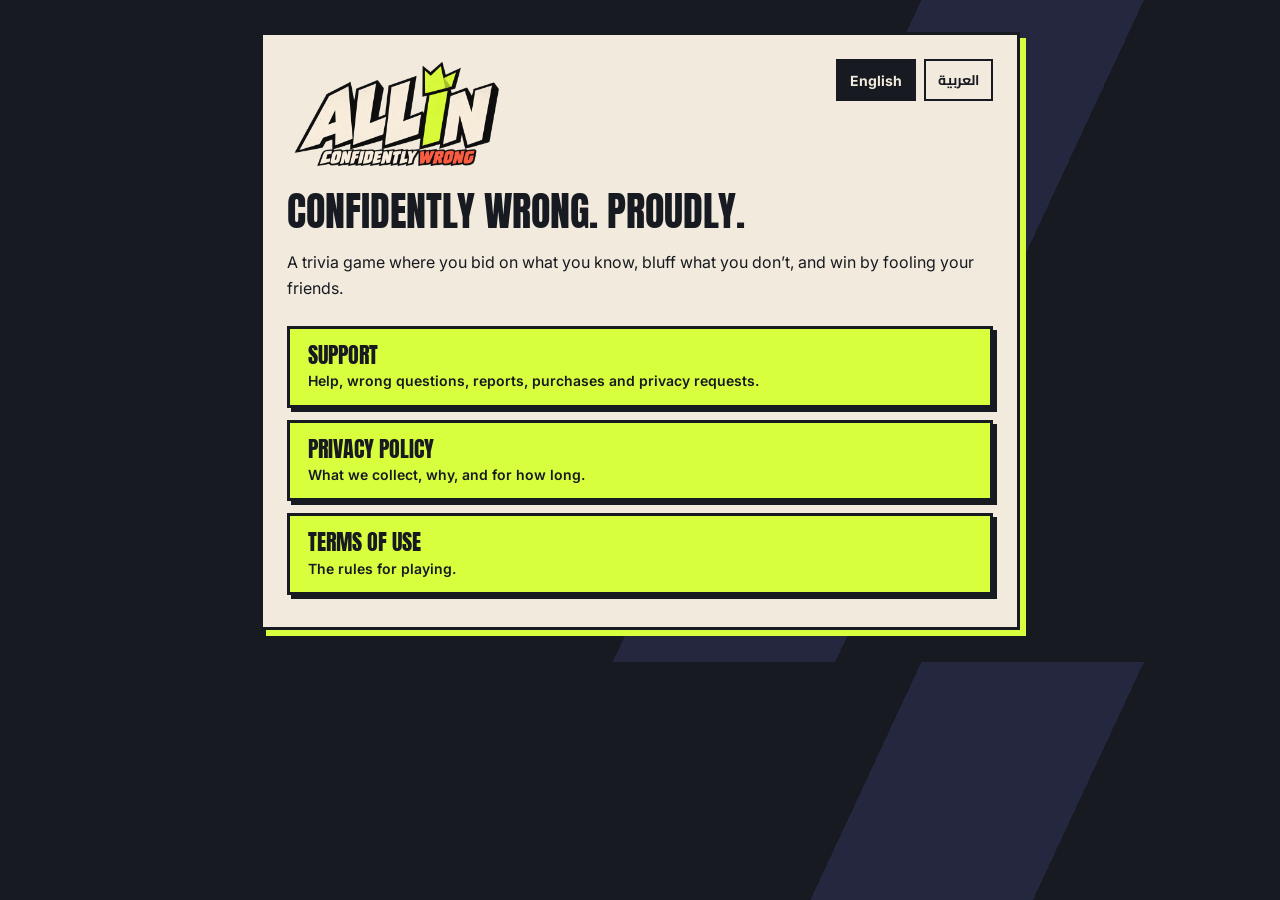
<file: all-in/index.html>
<!doctype html>
<html lang="en" dir="ltr">
<head>
<meta charset="utf-8">
<meta name="viewport" content="width=device-width, initial-scale=1">
<title>ALL IN: Confidently Wrong</title>
<meta name="description" content="Privacy policy, terms of use and support for ALL IN: Confidently Wrong.">
<link rel="icon" href="favicon.png">
<link rel="preconnect" href="https://fonts.googleapis.com">
<link rel="preconnect" href="https://fonts.gstatic.com" crossorigin>
<link href="https://fonts.googleapis.com/css2?family=Anton&family=Cairo:wght@400;700;800&family=Inter:wght@400;600;700&display=swap" rel="stylesheet">
<link rel="stylesheet" href="legal.css">
</head>
<body>
<main class="card">
  <div class="top">
    <img class="logo" src="logo.png" alt="ALL IN: Confidently Wrong" width="360" height="180">
    <div class="switch" role="group" aria-label="Language / اللغة">
      <button type="button" data-lang="en" aria-pressed="true">English</button>
      <button type="button" data-lang="ar" aria-pressed="false">العربية</button>
    </div>
  </div>

<article lang="en" dir="ltr">
  <h1>Confidently wrong. Proudly.</h1>
  <p>A trivia game where you bid on what you know, bluff what you don’t, and win by fooling your friends.</p>
  <div class="links">
    <a href="support/">Support<span>Help, wrong questions, reports, purchases and privacy requests.</span></a>
    <a href="privacy/">Privacy Policy<span>What we collect, why, and for how long.</span></a>
    <a href="terms/">Terms of Use<span>The rules for playing.</span></a>
  </div>
</article>

<article lang="ar" dir="rtl">
  <h1>واثق وغلطان. وبكل فخر.</h1>
  <p>لعبة معلومات تراهن فيها على ما تعرفه، وتخدع بما لا تعرفه، وتفوز حين تخدع أصدقاءك.</p>
  <div class="links">
    <a href="support/?lang=ar">الدعم<span>المساعدة، والأسئلة الخاطئة، والبلاغات، والمشتريات، وطلبات الخصوصية.</span></a>
    <a href="privacy/?lang=ar">سياسة الخصوصية<span>ما نجمعه، ولماذا، وإلى متى.</span></a>
    <a href="terms/?lang=ar">شروط الاستخدام<span>قواعد اللعب.</span></a>
  </div>
</article>
</main>
<script src="legal.js"></script>
</body>
</html>
</file>
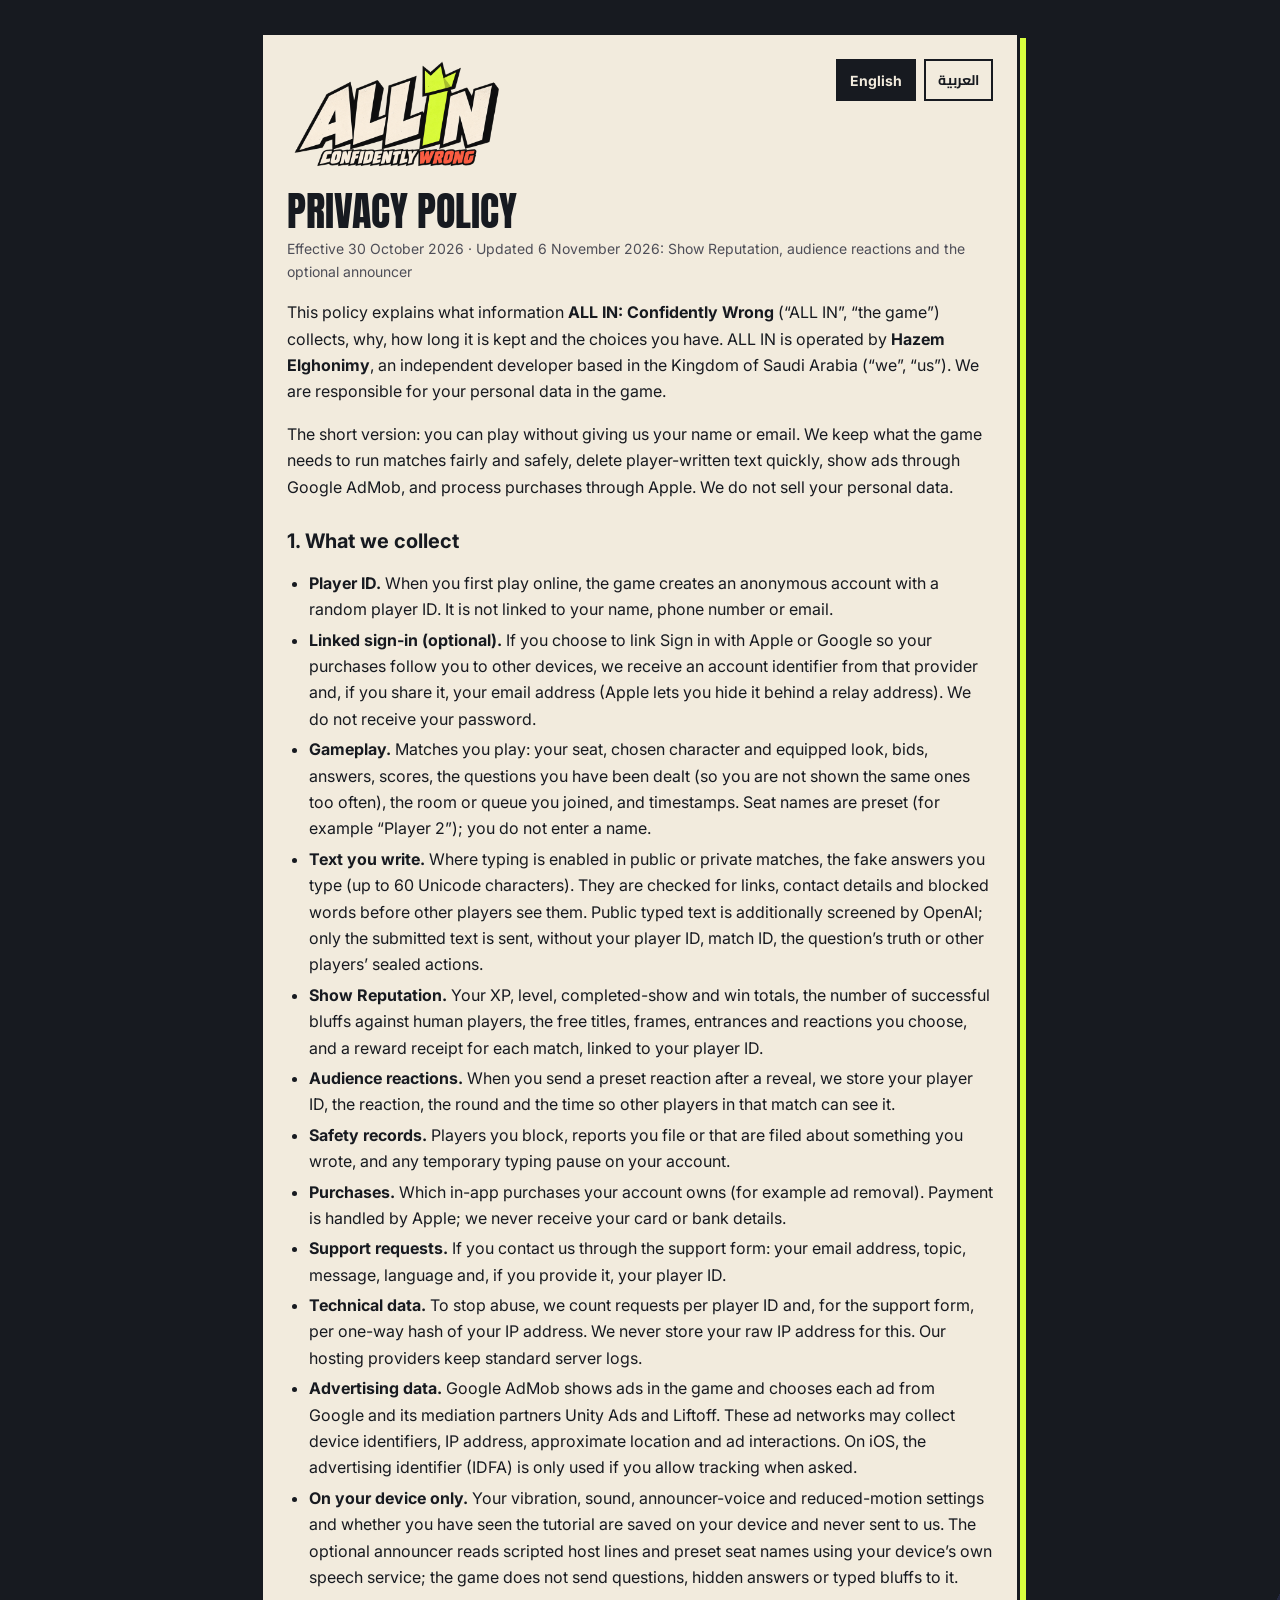
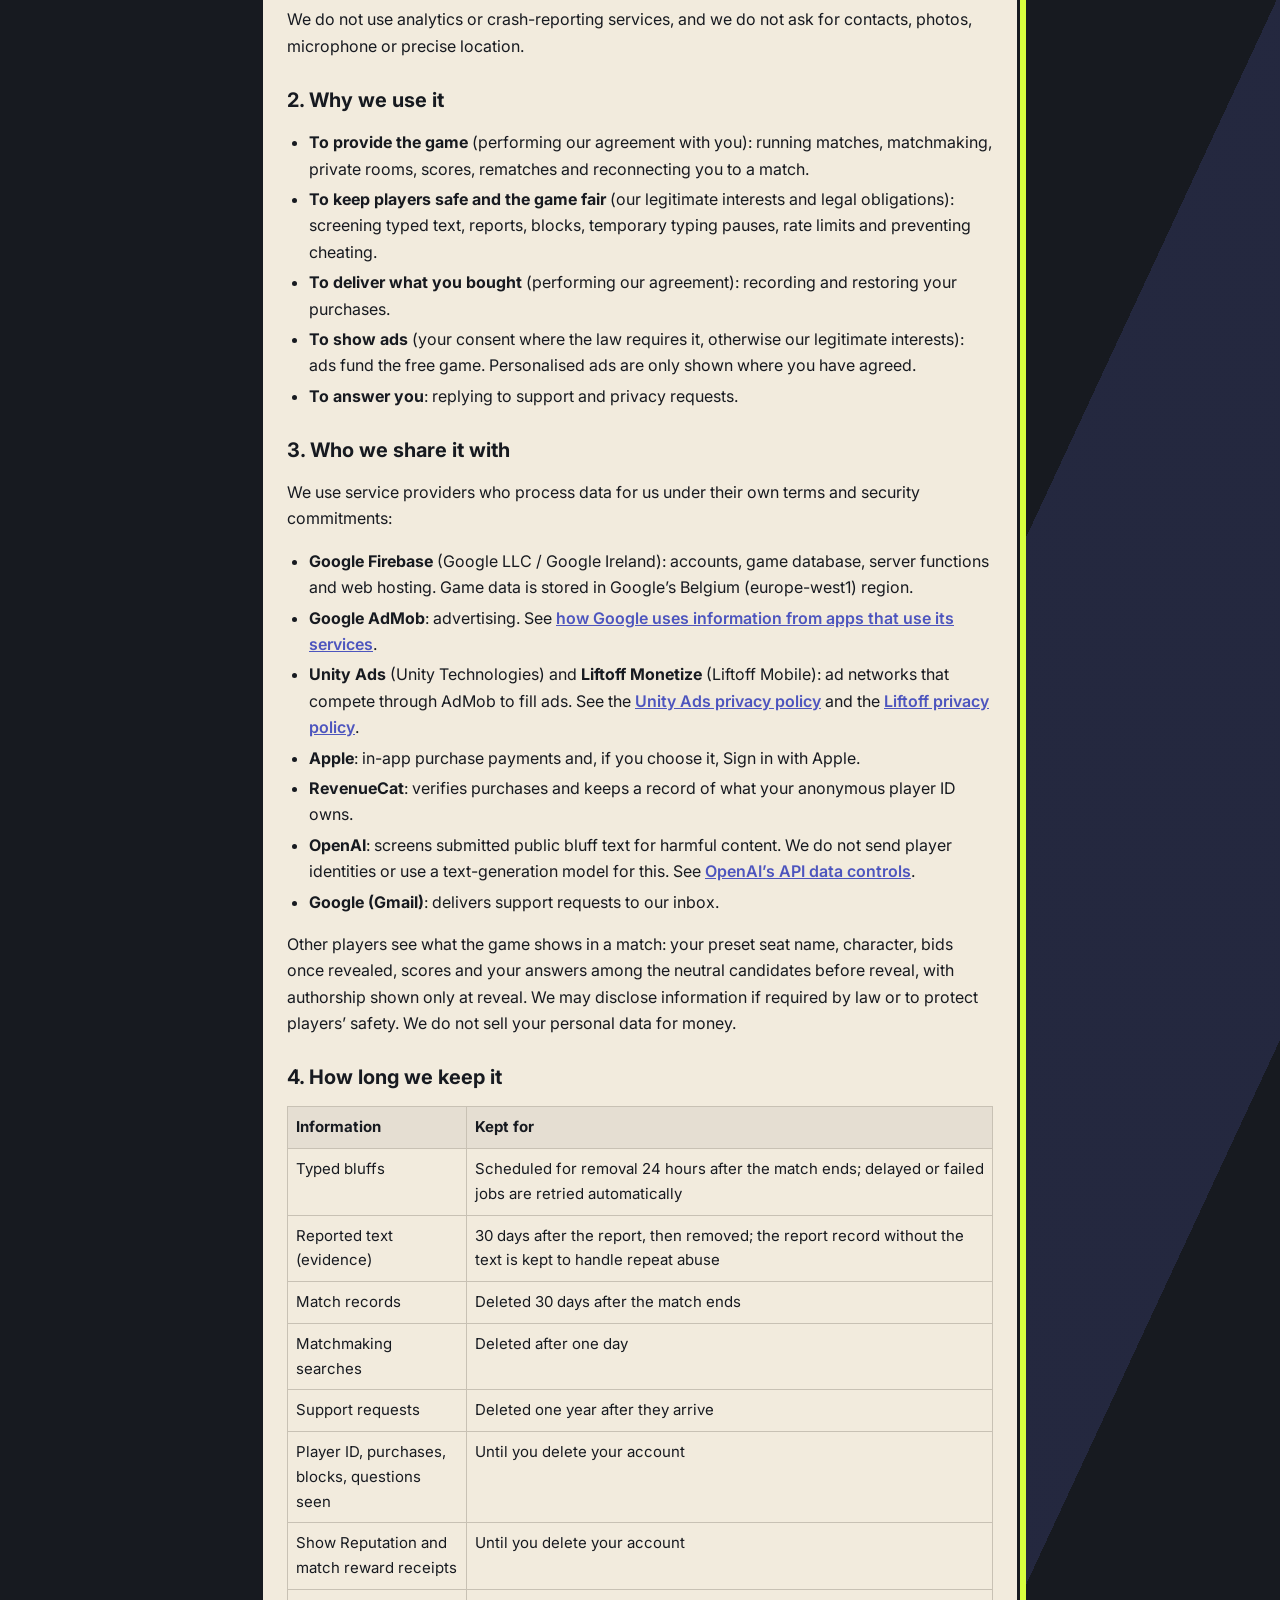
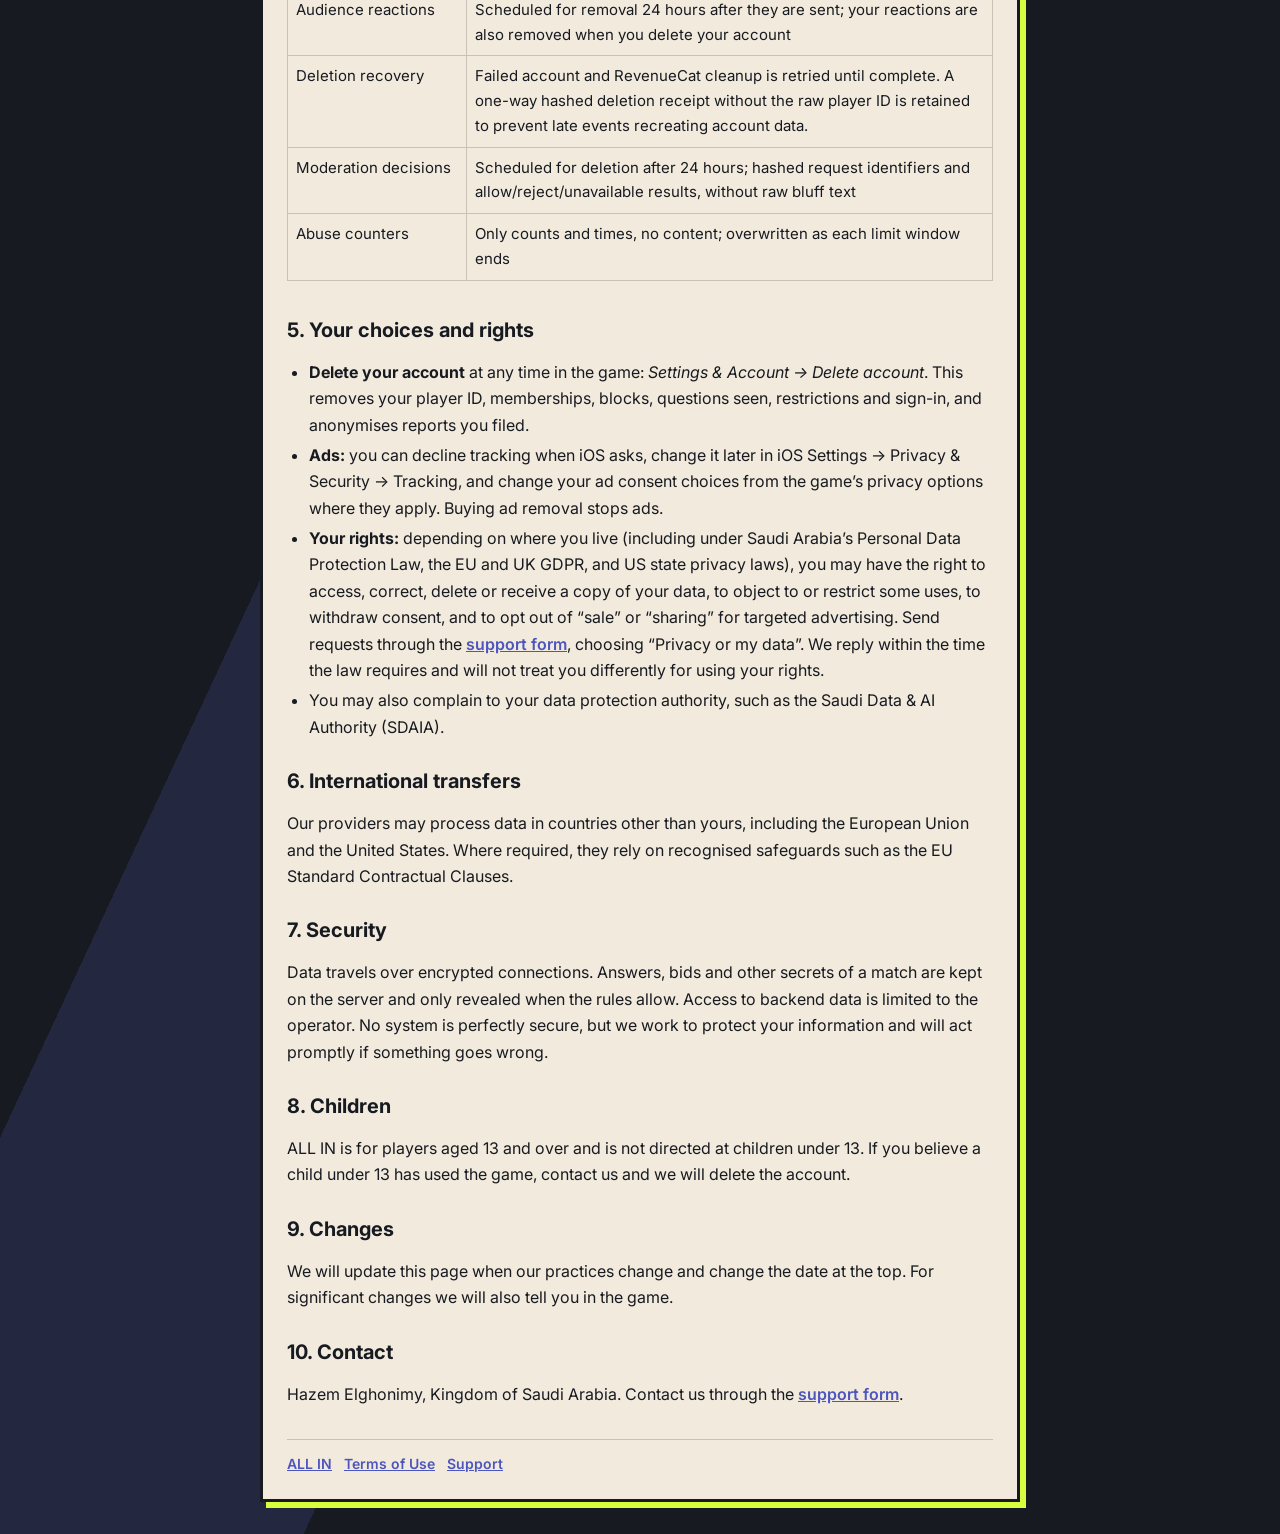
<file: all-in/privacy/index.html>
<!doctype html>
<html lang="en" dir="ltr">
<head>
<meta charset="utf-8">
<meta name="viewport" content="width=device-width, initial-scale=1">
<title>ALL IN Privacy Policy</title>
<meta name="description" content="How ALL IN: Confidently Wrong collects, uses and protects your information.">
<link rel="icon" href="../favicon.png">
<link rel="preconnect" href="https://fonts.googleapis.com">
<link rel="preconnect" href="https://fonts.gstatic.com" crossorigin>
<link href="https://fonts.googleapis.com/css2?family=Anton&family=Cairo:wght@400;700;800&family=Inter:wght@400;600;700&display=swap" rel="stylesheet">
<link rel="stylesheet" href="../legal.css">
</head>
<body>
<main class="card">
  <div class="top">
    <a href="../"><img class="logo" src="../logo.png" alt="ALL IN: Confidently Wrong" width="360" height="180"></a>
    <div class="switch" role="group" aria-label="Language / اللغة">
      <button type="button" data-lang="en" aria-pressed="true">English</button>
      <button type="button" data-lang="ar" aria-pressed="false">العربية</button>
    </div>
  </div>

<article lang="en" dir="ltr">
  <h1>Privacy Policy</h1>
  <p class="meta">Effective 30 October 2026 · Updated 6 November 2026: Show Reputation, audience reactions and the optional announcer</p>

  <p>This policy explains what information <strong>ALL IN: Confidently Wrong</strong> (“ALL IN”, “the game”) collects, why, how long it is kept and the choices you have. ALL IN is operated by <strong>Hazem Elghonimy</strong>, an independent developer based in the Kingdom of Saudi Arabia (“we”, “us”). We are responsible for your personal data in the game.</p>
  <p>The short version: you can play without giving us your name or email. We keep what the game needs to run matches fairly and safely, delete player-written text quickly, show ads through Google AdMob, and process purchases through Apple. We do not sell your personal data.</p>

  <h2>1. What we collect</h2>
  <ul>
    <li><strong>Player ID.</strong> When you first play online, the game creates an anonymous account with a random player ID. It is not linked to your name, phone number or email.</li>
    <li><strong>Linked sign-in (optional).</strong> If you choose to link Sign in with Apple or Google so your purchases follow you to other devices, we receive an account identifier from that provider and, if you share it, your email address (Apple lets you hide it behind a relay address). We do not receive your password.</li>
    <li><strong>Gameplay.</strong> Matches you play: your seat, chosen character and equipped look, bids, answers, scores, the questions you have been dealt (so you are not shown the same ones too often), the room or queue you joined, and timestamps. Seat names are preset (for example “Player 2”); you do not enter a name.</li>
    <li><strong>Text you write.</strong> Where typing is enabled in public or private matches, the fake answers you type (up to 60 Unicode characters). They are checked for links, contact details and blocked words before other players see them. Public typed text is additionally screened by OpenAI; only the submitted text is sent, without your player ID, match ID, the question’s truth or other players’ sealed actions.</li>
    <li><strong>Show Reputation.</strong> Your XP, level, completed-show and win totals, the number of successful bluffs against human players, the free titles, frames, entrances and reactions you choose, and a reward receipt for each match, linked to your player ID.</li>
    <li><strong>Audience reactions.</strong> When you send a preset reaction after a reveal, we store your player ID, the reaction, the round and the time so other players in that match can see it.</li>
    <li><strong>Safety records.</strong> Players you block, reports you file or that are filed about something you wrote, and any temporary typing pause on your account.</li>
    <li><strong>Purchases.</strong> Which in-app purchases your account owns (for example ad removal). Payment is handled by Apple; we never receive your card or bank details.</li>
    <li><strong>Support requests.</strong> If you contact us through the support form: your email address, topic, message, language and, if you provide it, your player ID.</li>
    <li><strong>Technical data.</strong> To stop abuse, we count requests per player ID and, for the support form, per one-way hash of your IP address. We never store your raw IP address for this. Our hosting providers keep standard server logs.</li>
    <li><strong>Advertising data.</strong> Google AdMob shows ads in the game and chooses each ad from Google and its mediation partners Unity Ads and Liftoff. These ad networks may collect device identifiers, IP address, approximate location and ad interactions. On iOS, the advertising identifier (IDFA) is only used if you allow tracking when asked.</li>
    <li><strong>On your device only.</strong> Your vibration, sound, announcer-voice and reduced-motion settings and whether you have seen the tutorial are saved on your device and never sent to us. The optional announcer reads scripted host lines and preset seat names using your device’s own speech service; the game does not send questions, hidden answers or typed bluffs to it.</li>
  </ul>
  <p>We do not use analytics or crash-reporting services, and we do not ask for contacts, photos, microphone or precise location.</p>

  <h2>2. Why we use it</h2>
  <ul>
    <li><strong>To provide the game</strong> (performing our agreement with you): running matches, matchmaking, private rooms, scores, rematches and reconnecting you to a match.</li>
    <li><strong>To keep players safe and the game fair</strong> (our legitimate interests and legal obligations): screening typed text, reports, blocks, temporary typing pauses, rate limits and preventing cheating.</li>
    <li><strong>To deliver what you bought</strong> (performing our agreement): recording and restoring your purchases.</li>
    <li><strong>To show ads</strong> (your consent where the law requires it, otherwise our legitimate interests): ads fund the free game. Personalised ads are only shown where you have agreed.</li>
    <li><strong>To answer you</strong>: replying to support and privacy requests.</li>
  </ul>

  <h2>3. Who we share it with</h2>
  <p>We use service providers who process data for us under their own terms and security commitments:</p>
  <ul>
    <li><strong>Google Firebase</strong> (Google LLC / Google Ireland): accounts, game database, server functions and web hosting. Game data is stored in Google’s Belgium (europe-west1) region.</li>
    <li><strong>Google AdMob</strong>: advertising. See <a href="https://policies.google.com/technologies/partner-sites" rel="noopener">how Google uses information from apps that use its services</a>.</li>
    <li><strong>Unity Ads</strong> (Unity Technologies) and <strong>Liftoff Monetize</strong> (Liftoff Mobile): ad networks that compete through AdMob to fill ads. See the <a href="https://unity.com/legal/game-player-and-app-user-privacy-policy" rel="noopener">Unity Ads privacy policy</a> and the <a href="https://liftoff.io/privacy-policy/" rel="noopener">Liftoff privacy policy</a>.</li>
    <li><strong>Apple</strong>: in-app purchase payments and, if you choose it, Sign in with Apple.</li>
    <li><strong>RevenueCat</strong>: verifies purchases and keeps a record of what your anonymous player ID owns.</li>
    <li><strong>OpenAI</strong>: screens submitted public bluff text for harmful content. We do not send player identities or use a text-generation model for this. See <a href="https://developers.openai.com/api/docs/guides/your-data" rel="noopener">OpenAI’s API data controls</a>.</li>
    <li><strong>Google (Gmail)</strong>: delivers support requests to our inbox.</li>
  </ul>
  <p>Other players see what the game shows in a match: your preset seat name, character, bids once revealed, scores and your answers among the neutral candidates before reveal, with authorship shown only at reveal. We may disclose information if required by law or to protect players’ safety. We do not sell your personal data for money.</p>

  <h2>4. How long we keep it</h2>
  <div class="table"><table>
    <tr><th>Information</th><th>Kept for</th></tr>
    <tr><td>Typed bluffs</td><td>Scheduled for removal 24 hours after the match ends; delayed or failed jobs are retried automatically</td></tr>
    <tr><td>Reported text (evidence)</td><td>30 days after the report, then removed; the report record without the text is kept to handle repeat abuse</td></tr>
    <tr><td>Match records</td><td>Deleted 30 days after the match ends</td></tr>
    <tr><td>Matchmaking searches</td><td>Deleted after one day</td></tr>
    <tr><td>Support requests</td><td>Deleted one year after they arrive</td></tr>
    <tr><td>Player ID, purchases, blocks, questions seen</td><td>Until you delete your account</td></tr>
    <tr><td>Show Reputation and match reward receipts</td><td>Until you delete your account</td></tr>
    <tr><td>Audience reactions</td><td>Scheduled for removal 24 hours after they are sent; your reactions are also removed when you delete your account</td></tr>
    <tr><td>Deletion recovery</td><td>Failed account and RevenueCat cleanup is retried until complete. A one-way hashed deletion receipt without the raw player ID is retained to prevent late events recreating account data.</td></tr>
    <tr><td>Moderation decisions</td><td>Scheduled for deletion after 24 hours; hashed request identifiers and allow/reject/unavailable results, without raw bluff text</td></tr>
    <tr><td>Abuse counters</td><td>Only counts and times, no content; overwritten as each limit window ends</td></tr>
  </table></div>

  <h2>5. Your choices and rights</h2>
  <ul>
    <li><strong>Delete your account</strong> at any time in the game: <em>Settings &amp; Account → Delete account</em>. This removes your player ID, memberships, blocks, questions seen, restrictions and sign-in, and anonymises reports you filed.</li>
    <li><strong>Ads:</strong> you can decline tracking when iOS asks, change it later in iOS Settings → Privacy &amp; Security → Tracking, and change your ad consent choices from the game’s privacy options where they apply. Buying ad removal stops ads.</li>
    <li><strong>Your rights:</strong> depending on where you live (including under Saudi Arabia’s Personal Data Protection Law, the EU and UK GDPR, and US state privacy laws), you may have the right to access, correct, delete or receive a copy of your data, to object to or restrict some uses, to withdraw consent, and to opt out of “sale” or “sharing” for targeted advertising. Send requests through the <a href="../support/">support form</a>, choosing “Privacy or my data”. We reply within the time the law requires and will not treat you differently for using your rights.</li>
    <li>You may also complain to your data protection authority, such as the Saudi Data &amp; AI Authority (SDAIA).</li>
  </ul>

  <h2>6. International transfers</h2>
  <p>Our providers may process data in countries other than yours, including the European Union and the United States. Where required, they rely on recognised safeguards such as the EU Standard Contractual Clauses.</p>

  <h2>7. Security</h2>
  <p>Data travels over encrypted connections. Answers, bids and other secrets of a match are kept on the server and only revealed when the rules allow. Access to backend data is limited to the operator. No system is perfectly secure, but we work to protect your information and will act promptly if something goes wrong.</p>

  <h2>8. Children</h2>
  <p>ALL IN is for players aged 13 and over and is not directed at children under 13. If you believe a child under 13 has used the game, contact us and we will delete the account.</p>

  <h2>9. Changes</h2>
  <p>We will update this page when our practices change and change the date at the top. For significant changes we will also tell you in the game.</p>

  <h2>10. Contact</h2>
  <p>Hazem Elghonimy, Kingdom of Saudi Arabia. Contact us through the <a href="../support/">support form</a>.</p>

  <footer><a href="../">ALL IN</a><a href="../terms/">Terms of Use</a><a href="../support/">Support</a></footer>
</article>

<article lang="ar" dir="rtl">
  <h1>سياسة الخصوصية</h1>
  <p class="meta">تاريخ السريان: 30 أكتوبر 2026 · تحديث 6 نوفمبر 2026: سمعة الاستوديو وتفاعلات الجمهور والمقدّم الاختياري</p>

  <p>توضح هذه السياسة المعلومات التي تجمعها لعبة <strong>ALL IN: Confidently Wrong</strong> («ALL IN» أو «اللعبة»)، وسبب جمعها، ومدة الاحتفاظ بها، والخيارات المتاحة لك. يشغّل اللعبة <strong>حازم الغنيمي</strong>، مطوّر مستقل مقيم في المملكة العربية السعودية («نحن»)، وهو المسؤول عن بياناتك الشخصية في اللعبة.</p>
  <p>باختصار: يمكنك اللعب دون أن تعطينا اسمك أو بريدك الإلكتروني. نحتفظ بما تحتاجه اللعبة لإدارة المباريات بعدل وأمان، ونحذف النصوص التي يكتبها اللاعبون بسرعة، ونعرض الإعلانات عبر Google AdMob، وتتم المشتريات عبر Apple. لا نبيع بياناتك الشخصية.</p>

  <h2>1. ما الذي نجمعه</h2>
  <ul>
    <li><strong>معرّف اللاعب.</strong> عند أول لعب عبر الإنترنت تنشئ اللعبة حسابًا مجهول الهوية بمعرّف عشوائي، غير مرتبط باسمك أو رقم هاتفك أو بريدك الإلكتروني.</li>
    <li><strong>ربط تسجيل الدخول (اختياري).</strong> إذا اخترت ربط حسابك بـ Apple أو Google لتنتقل مشترياتك معك إلى أجهزة أخرى، نتلقى معرّف الحساب من تلك الجهة، وبريدك الإلكتروني إن اخترت مشاركته (تتيح Apple إخفاءه خلف عنوان وسيط). لا نتلقى كلمة مرورك.</li>
    <li><strong>بيانات اللعب.</strong> المباريات التي تلعبها: مقعدك، والشخصية التي اخترتها وإطلالتها المفعّلة، ومراهناتك، وإجاباتك، ونقاطك، والأسئلة التي ظهرت لك (حتى لا تتكرر عليك كثيرًا)، والغرفة أو قائمة الانتظار التي انضممت إليها، والأوقات. أسماء المقاعد محددة مسبقًا (مثل «اللاعب 2») ولا تُدخل اسمًا.</li>
    <li><strong>النصوص التي تكتبها.</strong> عند تفعيل الكتابة في المباريات العامة أو الخاصة: الإجابات المزيفة التي تكتبها (حتى 60 حرف Unicode). تُفحص بحثًا عن الروابط وبيانات التواصل والكلمات المحظورة قبل عرضها. يُفحص التمويه العام أيضًا عبر OpenAI؛ ولا يُرسل إلا النص المقدم دون معرّف اللاعب أو المباراة أو حقيقة السؤال أو إجراءات اللاعبين السرية.</li>
    <li><strong>سمعة الاستوديو.</strong> نقاط XP والمستوى وعدد الحلقات المكتملة والانتصارات، وعدد التمويهات التي خدعت لاعبين حقيقيين، والألقاب والإطارات والدخلات والتفاعلات المجانية التي تختارها، وإيصال مكافأة لكل مباراة، مرتبطة بمعرّف اللاعب.</li>
    <li><strong>تفاعلات الجمهور.</strong> عند إرسال تفاعل جاهز بعد الكشف نحفظ معرّف اللاعب والتفاعل والجولة والوقت ليراه اللاعبون الآخرون في تلك المباراة.</li>
    <li><strong>سجلات الأمان.</strong> اللاعبون الذين تحظرهم، والبلاغات التي تقدّمها أو التي تُقدَّم بشأن ما كتبته، وأي إيقاف مؤقت للكتابة في حسابك.</li>
    <li><strong>المشتريات.</strong> ما يملكه حسابك من مشتريات داخل اللعبة (مثل إزالة الإعلانات). تتولى Apple الدفع، ولا نتلقى أبدًا بيانات بطاقتك أو حسابك البنكي.</li>
    <li><strong>طلبات الدعم.</strong> إذا تواصلت معنا عبر نموذج الدعم: بريدك الإلكتروني، والموضوع، والرسالة، واللغة، ومعرّف اللاعب إن قدّمته.</li>
    <li><strong>بيانات تقنية.</strong> لمنع إساءة الاستخدام نعدّ الطلبات لكل معرّف لاعب، ولنموذج الدعم لكل بصمة أحادية الاتجاه (hash) لعنوان IP الخاص بك. لا نخزّن عنوان IP نفسه لهذا الغرض. ويحتفظ مزوّدو الاستضافة بسجلات خوادم اعتيادية.</li>
    <li><strong>بيانات الإعلانات.</strong> تعرض Google AdMob الإعلانات في اللعبة وتختار كل إعلان من Google ومن شريكيها في الوساطة Unity Ads وLiftoff. قد تجمع هذه الشبكات الإعلانية معرّفات الجهاز وعنوان IP والموقع التقريبي والتفاعل مع الإعلانات. على iOS لا يُستخدم معرّف الإعلانات (IDFA) إلا إذا سمحت بالتتبع عند سؤالك.</li>
    <li><strong>على جهازك فقط.</strong> إعدادات الاهتزاز والصوت وصوت المقدّم وتقليل الحركة، وما إذا كنت قد شاهدت الشرح التعليمي، تُحفظ على جهازك ولا تُرسل إلينا. يقرأ المقدّم الاختياري عبارات مكتوبة مسبقًا وأسماء المقاعد المحددة مسبقًا باستخدام خدمة النطق في جهازك؛ ولا ترسل اللعبة إليها الأسئلة أو الإجابات السرية أو التمويهات المكتوبة.</li>
  </ul>
  <p>لا نستخدم خدمات التحليلات أو تقارير الأعطال، ولا نطلب الوصول إلى جهات الاتصال أو الصور أو الميكروفون أو موقعك الدقيق.</p>

  <h2>2. لماذا نستخدمها</h2>
  <ul>
    <li><strong>لتقديم اللعبة</strong> (تنفيذ اتفاقنا معك): إدارة المباريات، والبحث عن لاعبين، والغرف الخاصة، والنقاط، وإعادة المباراة، وإعادة اتصالك بمباراة.</li>
    <li><strong>لحماية اللاعبين وضمان العدل</strong> (مصلحتنا المشروعة والتزاماتنا النظامية): فحص النصوص المكتوبة، والبلاغات، والحظر، والإيقاف المؤقت للكتابة، وحدود الاستخدام، ومنع الغش.</li>
    <li><strong>لتسليم ما اشتريته</strong> (تنفيذ اتفاقنا): تسجيل مشترياتك واستعادتها.</li>
    <li><strong>لعرض الإعلانات</strong> (موافقتك حيث يشترطها النظام، وإلا فمصلحتنا المشروعة): الإعلانات تموّل اللعبة المجانية، ولا تُعرض الإعلانات المخصصة إلا حيث وافقت.</li>
    <li><strong>للرد عليك</strong>: الرد على طلبات الدعم والخصوصية.</li>
  </ul>

  <h2>3. مع من نشاركها</h2>
  <p>نستعين بمزوّدي خدمات يعالجون البيانات لصالحنا وفق شروطهم والتزاماتهم الأمنية:</p>
  <ul>
    <li><strong>Google Firebase</strong> (Google LLC / Google Ireland): الحسابات، وقاعدة بيانات اللعبة، ووظائف الخادم، واستضافة الويب. تُخزَّن بيانات اللعبة في منطقة Google في بلجيكا (europe-west1).</li>
    <li><strong>Google AdMob</strong>: الإعلانات. اطّلع على <a href="https://policies.google.com/technologies/partner-sites?hl=ar" rel="noopener">كيف تستخدم Google المعلومات من التطبيقات التي تستخدم خدماتها</a>.</li>
    <li><strong>Unity Ads</strong> (Unity Technologies) و<strong>Liftoff Monetize</strong> (Liftoff Mobile): شبكتان إعلانيتان تتنافسان عبر AdMob لعرض الإعلانات. اطّلع على <a href="https://unity.com/legal/game-player-and-app-user-privacy-policy" rel="noopener">سياسة خصوصية Unity Ads</a> و<a href="https://liftoff.io/privacy-policy/" rel="noopener">سياسة خصوصية Liftoff</a>.</li>
    <li><strong>Apple</strong>: مدفوعات الشراء داخل اللعبة، وتسجيل الدخول عبر Apple إن اخترته.</li>
    <li><strong>RevenueCat</strong>: تتحقق من المشتريات وتحتفظ بسجل لما يملكه معرّف اللاعب المجهول.</li>
    <li><strong>OpenAI</strong>: فحص نص التمويه العام بحثًا عن المحتوى الضار. لا نرسل هويات اللاعبين ولا نستخدم نموذجًا لتوليد النص لهذا الغرض. اطّلع على <a href="https://developers.openai.com/api/docs/guides/your-data" rel="noopener">ضوابط بيانات OpenAI API</a>.</li>
    <li><strong>Google (Gmail)</strong>: توصيل طلبات الدعم إلى بريدنا.</li>
  </ul>
  <p>يرى اللاعبون الآخرون ما تعرضه اللعبة في المباراة: اسم مقعدك المحدد مسبقًا، وشخصيتك، ومراهناتك بعد كشفها، ونقاطك، وإجاباتك ضمن الخيارات المحايدة قبل الكشف، ولا تُكشف هوية الكاتب إلا عند كشف النتيجة. قد نفصح عن معلومات إذا اقتضى النظام ذلك أو لحماية سلامة اللاعبين. لا نبيع بياناتك الشخصية مقابل المال.</p>

  <h2>4. مدة الاحتفاظ</h2>
  <div class="table"><table>
    <tr><th>المعلومات</th><th>مدة الاحتفاظ</th></tr>
    <tr><td>الخدع المكتوبة</td><td>تُجدول إزالتها بعد 24 ساعة من انتهاء المباراة، وتُعاد تلقائيًا المهام المتأخرة أو المتعثرة</td></tr>
    <tr><td>النص المُبلَّغ عنه (الدليل)</td><td>30 يومًا من البلاغ ثم يُزال؛ ويُحتفظ بسجل البلاغ دون النص للتعامل مع الإساءة المتكررة</td></tr>
    <tr><td>سجلات المباريات</td><td>تُحذف بعد 30 يومًا من انتهاء المباراة</td></tr>
    <tr><td>عمليات البحث عن لاعبين</td><td>تُحذف بعد يوم واحد</td></tr>
    <tr><td>طلبات الدعم</td><td>تُحذف بعد سنة من وصولها</td></tr>
    <tr><td>معرّف اللاعب، والمشتريات، والحظر، والأسئلة التي ظهرت لك</td><td>حتى تحذف حسابك</td></tr>
    <tr><td>سمعة الاستوديو وإيصالات مكافآت المباريات</td><td>حتى تحذف حسابك</td></tr>
    <tr><td>تفاعلات الجمهور</td><td>تُجدول إزالتها بعد 24 ساعة من إرسالها، وتُحذف تفاعلاتك أيضًا عند حذف حسابك</td></tr>
    <tr><td>استكمال الحذف</td><td>تُعاد محاولات حذف الحساب وبيانات RevenueCat المتعثرة حتى اكتمالها. يُحتفظ بإيصال حذف مجزّأ أحادي الاتجاه دون معرّف اللاعب الأصلي لمنع الأحداث المتأخرة من إعادة إنشاء بياناته.</td></tr>
    <tr><td>نتائج فحص النص</td><td>تُجدول إزالتها بعد 24 ساعة؛ معرّفات طلبات مجزّأة ونتائج قبول أو رفض أو تعذر، دون نص التمويه الأصلي.</td></tr>
    <tr><td>عدّادات منع الإساءة</td><td>أعداد وأوقات فقط دون أي محتوى، وتُستبدل بانتهاء كل فترة</td></tr>
  </table></div>

  <h2>5. خياراتك وحقوقك</h2>
  <ul>
    <li><strong>احذف حسابك</strong> في أي وقت من داخل اللعبة: <em>الإعدادات والحساب ← حذف الحساب</em>. يزيل ذلك معرّف اللاعب، والعضويات، والحظر، والأسئلة التي ظهرت لك، والقيود، وتسجيل الدخول، ويجعل البلاغات التي قدّمتها مجهولة المصدر.</li>
    <li><strong>الإعلانات:</strong> يمكنك رفض التتبع عندما يسألك iOS، وتغيير ذلك لاحقًا من إعدادات iOS ← الخصوصية والأمن ← التتبع، وتغيير خيارات موافقتك على الإعلانات من خيارات الخصوصية في اللعبة حيث تنطبق. شراء إزالة الإعلانات يوقف الإعلانات.</li>
    <li><strong>حقوقك:</strong> بحسب مكان إقامتك (ومن ذلك نظام حماية البيانات الشخصية في المملكة العربية السعودية، واللائحة العامة لحماية البيانات في الاتحاد الأوروبي والمملكة المتحدة، وقوانين الخصوصية في الولايات الأمريكية)، قد يحق لك الوصول إلى بياناتك أو تصحيحها أو حذفها أو الحصول على نسخة منها، والاعتراض على بعض الاستخدامات أو تقييدها، وسحب موافقتك، ورفض «بيع» بياناتك أو «مشاركتها» للإعلانات الموجّهة. أرسل طلبك عبر <a href="../support/?lang=ar">نموذج الدعم</a> واختر «الخصوصية أو بياناتي». نرد خلال المدة التي يحددها النظام، ولن نعاملك بشكل مختلف لاستخدامك حقوقك.</li>
    <li>يمكنك أيضًا تقديم شكوى إلى الجهة المختصة بحماية البيانات، مثل الهيئة السعودية للبيانات والذكاء الاصطناعي (سدايا).</li>
  </ul>

  <h2>6. نقل البيانات خارج بلدك</h2>
  <p>قد يعالج مزوّدونا البيانات في دول غير دولتك، منها دول الاتحاد الأوروبي والولايات المتحدة. وحيث يلزم ذلك، يعتمدون ضمانات معترفًا بها مثل البنود التعاقدية القياسية للاتحاد الأوروبي.</p>

  <h2>7. الأمان</h2>
  <p>تنتقل البيانات عبر اتصالات مشفّرة. الإجابات والمراهنات وغيرها من أسرار المباراة محفوظة على الخادم ولا تُكشف إلا عندما تسمح القواعد. يقتصر الوصول إلى بيانات الخادم على المشغّل. لا يوجد نظام آمن تمامًا، لكننا نعمل على حماية معلوماتك وسنتصرف فورًا إذا حدث خلل.</p>

  <h2>8. الأطفال</h2>
  <p>لعبة ALL IN مخصصة لمن أعمارهم 13 عامًا فأكثر، وليست موجهة للأطفال دون 13 عامًا. إذا كنت تعتقد أن طفلًا دون 13 عامًا استخدم اللعبة، فتواصل معنا وسنحذف الحساب.</p>

  <h2>9. التغييرات</h2>
  <p>سنحدّث هذه الصفحة عند تغيّر ممارساتنا ونغيّر التاريخ في أعلاها. وفي التغييرات الجوهرية سنبلغك أيضًا داخل اللعبة.</p>

  <h2>10. التواصل</h2>
  <p>حازم الغنيمي، المملكة العربية السعودية. تواصل معنا عبر <a href="../support/?lang=ar">نموذج الدعم</a>.</p>
  <p class="meta">في حال وجود اختلاف بين النسختين العربية والإنجليزية، تُعتمد النسخة الإنجليزية.</p>

  <footer><a href="../?lang=ar">ALL IN</a><a href="../terms/?lang=ar">شروط الاستخدام</a><a href="../support/?lang=ar">الدعم</a></footer>
</article>
</main>
<script src="../legal.js"></script>
</body>
</html>
</file>
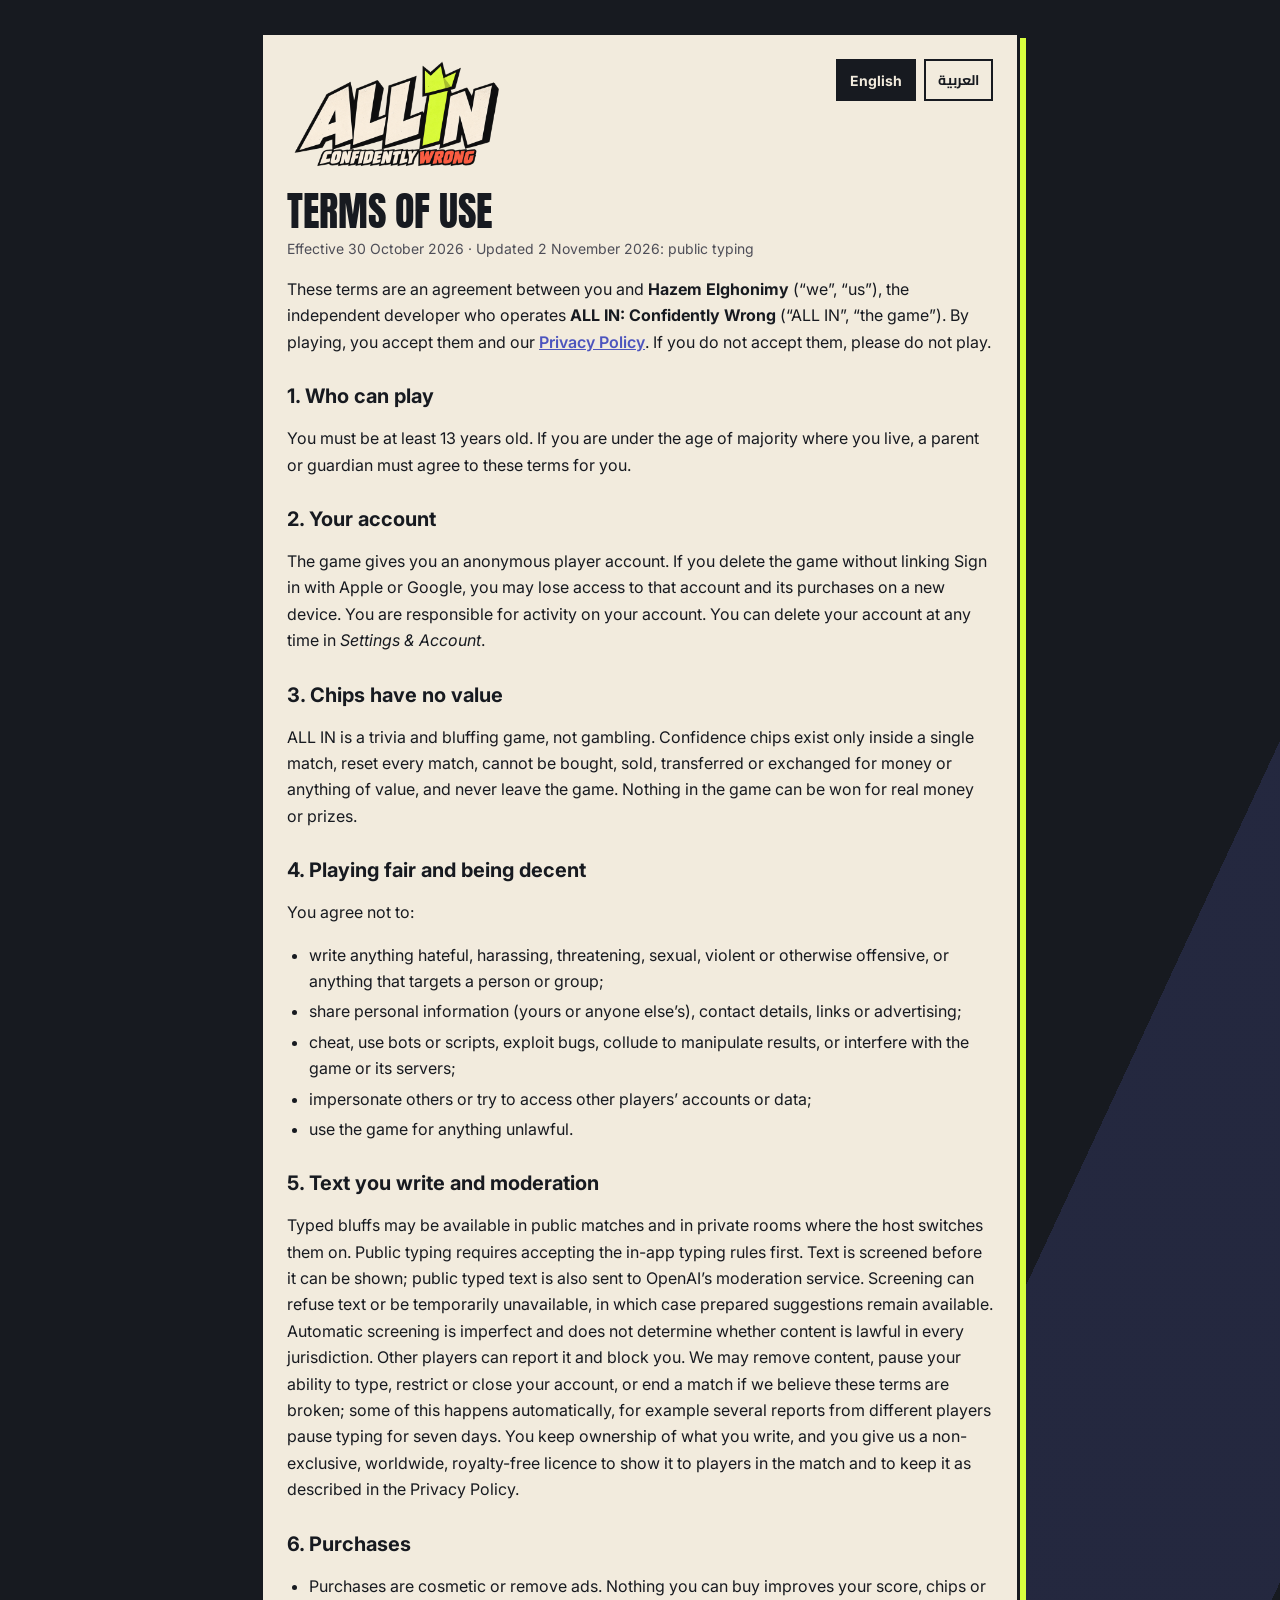
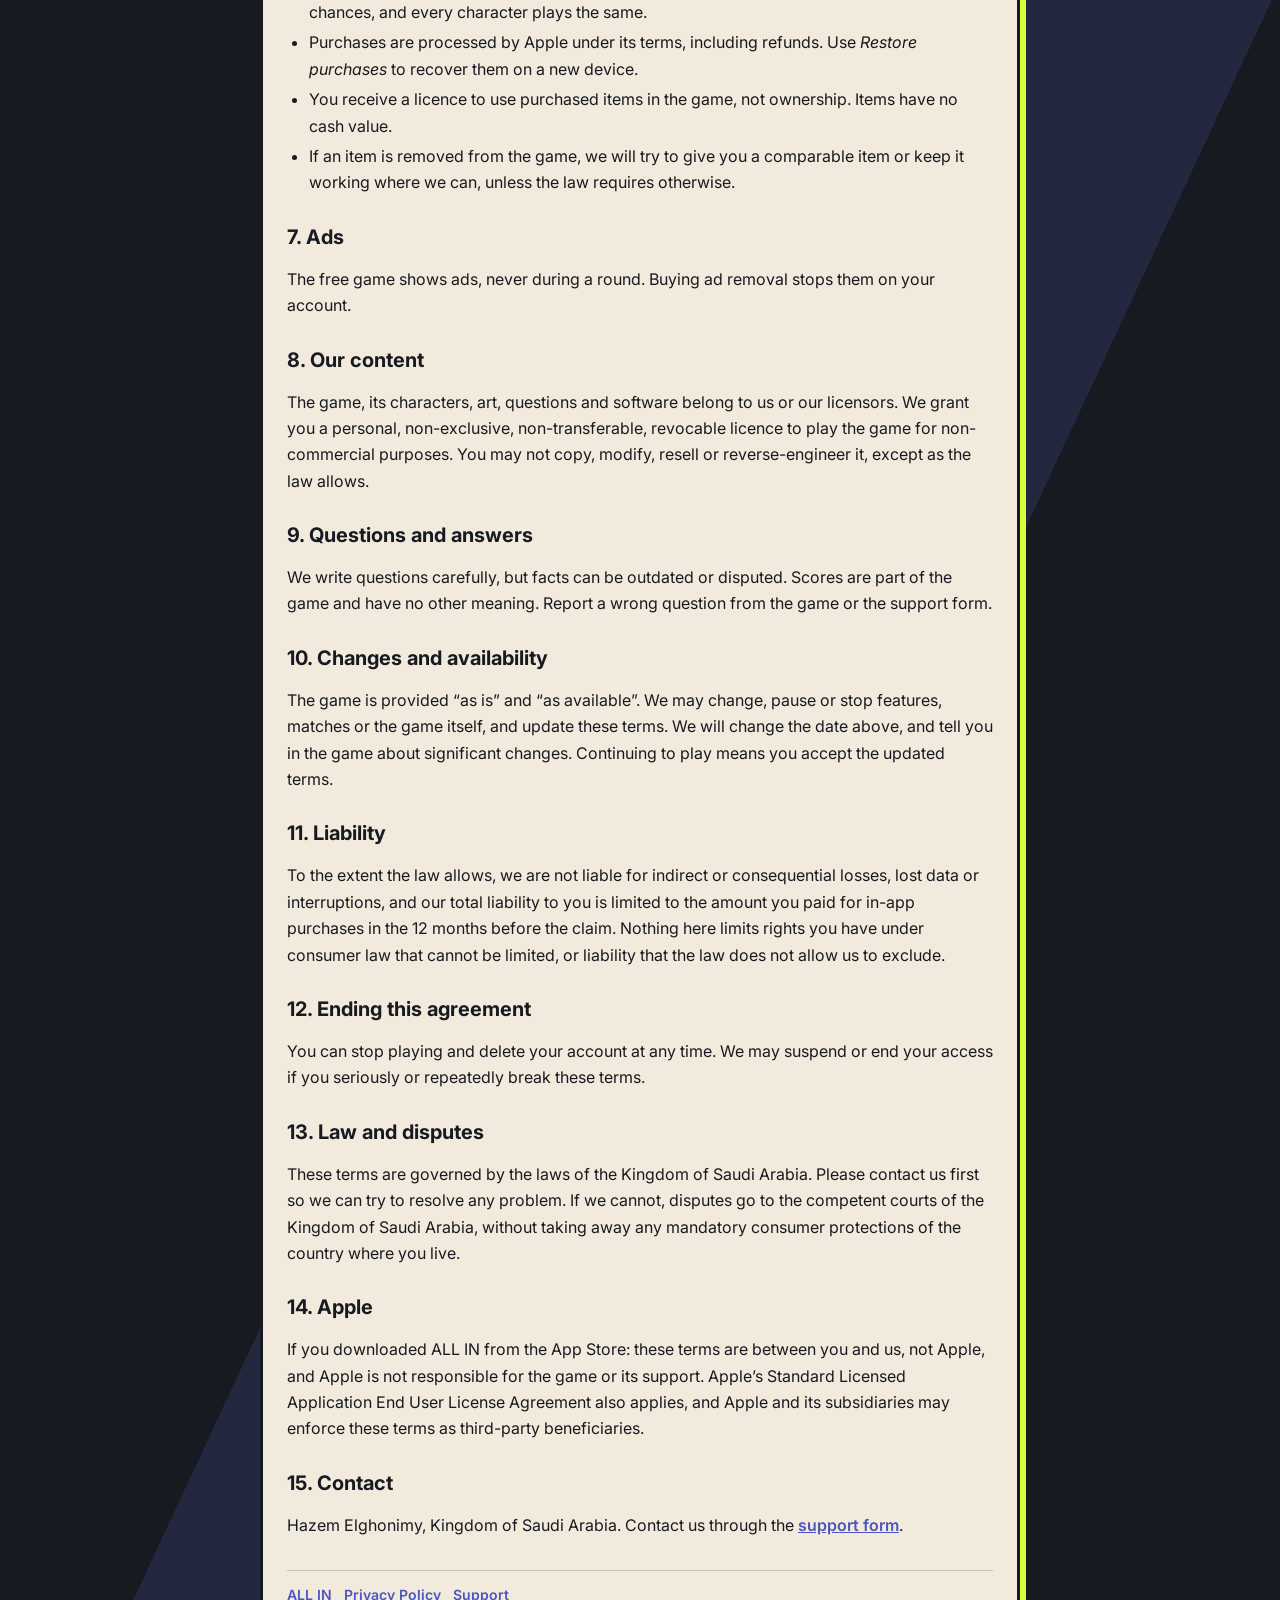
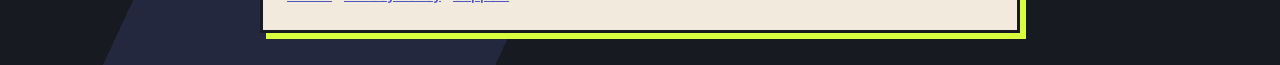
<file: all-in/terms/index.html>
<!doctype html>
<html lang="en" dir="ltr">
<head>
<meta charset="utf-8">
<meta name="viewport" content="width=device-width, initial-scale=1">
<title>ALL IN Terms of Use</title>
<meta name="description" content="The rules for playing ALL IN: Confidently Wrong.">
<link rel="icon" href="../favicon.png">
<link rel="preconnect" href="https://fonts.googleapis.com">
<link rel="preconnect" href="https://fonts.gstatic.com" crossorigin>
<link href="https://fonts.googleapis.com/css2?family=Anton&family=Cairo:wght@400;700;800&family=Inter:wght@400;600;700&display=swap" rel="stylesheet">
<link rel="stylesheet" href="../legal.css">
</head>
<body>
<main class="card">
  <div class="top">
    <a href="../"><img class="logo" src="../logo.png" alt="ALL IN: Confidently Wrong" width="360" height="180"></a>
    <div class="switch" role="group" aria-label="Language / اللغة">
      <button type="button" data-lang="en" aria-pressed="true">English</button>
      <button type="button" data-lang="ar" aria-pressed="false">العربية</button>
    </div>
  </div>

<article lang="en" dir="ltr">
  <h1>Terms of Use</h1>
  <p class="meta">Effective 30 October 2026 · Updated 2 November 2026: public typing</p>

  <p>These terms are an agreement between you and <strong>Hazem Elghonimy</strong> (“we”, “us”), the independent developer who operates <strong>ALL IN: Confidently Wrong</strong> (“ALL IN”, “the game”). By playing, you accept them and our <a href="../privacy/">Privacy Policy</a>. If you do not accept them, please do not play.</p>

  <h2>1. Who can play</h2>
  <p>You must be at least 13 years old. If you are under the age of majority where you live, a parent or guardian must agree to these terms for you.</p>

  <h2>2. Your account</h2>
  <p>The game gives you an anonymous player account. If you delete the game without linking Sign in with Apple or Google, you may lose access to that account and its purchases on a new device. You are responsible for activity on your account. You can delete your account at any time in <em>Settings &amp; Account</em>.</p>

  <h2>3. Chips have no value</h2>
  <p>ALL IN is a trivia and bluffing game, not gambling. Confidence chips exist only inside a single match, reset every match, cannot be bought, sold, transferred or exchanged for money or anything of value, and never leave the game. Nothing in the game can be won for real money or prizes.</p>

  <h2>4. Playing fair and being decent</h2>
  <p>You agree not to:</p>
  <ul>
    <li>write anything hateful, harassing, threatening, sexual, violent or otherwise offensive, or anything that targets a person or group;</li>
    <li>share personal information (yours or anyone else’s), contact details, links or advertising;</li>
    <li>cheat, use bots or scripts, exploit bugs, collude to manipulate results, or interfere with the game or its servers;</li>
    <li>impersonate others or try to access other players’ accounts or data;</li>
    <li>use the game for anything unlawful.</li>
  </ul>

  <h2>5. Text you write and moderation</h2>
  <p>Typed bluffs may be available in public matches and in private rooms where the host switches them on. Public typing requires accepting the in-app typing rules first. Text is screened before it can be shown; public typed text is also sent to OpenAI’s moderation service. Screening can refuse text or be temporarily unavailable, in which case prepared suggestions remain available. Automatic screening is imperfect and does not determine whether content is lawful in every jurisdiction. Other players can report it and block you. We may remove content, pause your ability to type, restrict or close your account, or end a match if we believe these terms are broken; some of this happens automatically, for example several reports from different players pause typing for seven days. You keep ownership of what you write, and you give us a non-exclusive, worldwide, royalty-free licence to show it to players in the match and to keep it as described in the Privacy Policy.</p>

  <h2>6. Purchases</h2>
  <ul>
    <li>Purchases are cosmetic or remove ads. Nothing you can buy improves your score, chips or chances, and every character plays the same.</li>
    <li>Purchases are processed by Apple under its terms, including refunds. Use <em>Restore purchases</em> to recover them on a new device.</li>
    <li>You receive a licence to use purchased items in the game, not ownership. Items have no cash value.</li>
    <li>If an item is removed from the game, we will try to give you a comparable item or keep it working where we can, unless the law requires otherwise.</li>
  </ul>

  <h2>7. Ads</h2>
  <p>The free game shows ads, never during a round. Buying ad removal stops them on your account.</p>

  <h2>8. Our content</h2>
  <p>The game, its characters, art, questions and software belong to us or our licensors. We grant you a personal, non-exclusive, non-transferable, revocable licence to play the game for non-commercial purposes. You may not copy, modify, resell or reverse-engineer it, except as the law allows.</p>

  <h2>9. Questions and answers</h2>
  <p>We write questions carefully, but facts can be outdated or disputed. Scores are part of the game and have no other meaning. Report a wrong question from the game or the support form.</p>

  <h2>10. Changes and availability</h2>
  <p>The game is provided “as is” and “as available”. We may change, pause or stop features, matches or the game itself, and update these terms. We will change the date above, and tell you in the game about significant changes. Continuing to play means you accept the updated terms.</p>

  <h2>11. Liability</h2>
  <p>To the extent the law allows, we are not liable for indirect or consequential losses, lost data or interruptions, and our total liability to you is limited to the amount you paid for in-app purchases in the 12 months before the claim. Nothing here limits rights you have under consumer law that cannot be limited, or liability that the law does not allow us to exclude.</p>

  <h2>12. Ending this agreement</h2>
  <p>You can stop playing and delete your account at any time. We may suspend or end your access if you seriously or repeatedly break these terms.</p>

  <h2>13. Law and disputes</h2>
  <p>These terms are governed by the laws of the Kingdom of Saudi Arabia. Please contact us first so we can try to resolve any problem. If we cannot, disputes go to the competent courts of the Kingdom of Saudi Arabia, without taking away any mandatory consumer protections of the country where you live.</p>

  <h2>14. Apple</h2>
  <p>If you downloaded ALL IN from the App Store: these terms are between you and us, not Apple, and Apple is not responsible for the game or its support. Apple’s Standard Licensed Application End User License Agreement also applies, and Apple and its subsidiaries may enforce these terms as third-party beneficiaries.</p>

  <h2>15. Contact</h2>
  <p>Hazem Elghonimy, Kingdom of Saudi Arabia. Contact us through the <a href="../support/">support form</a>.</p>

  <footer><a href="../">ALL IN</a><a href="../privacy/">Privacy Policy</a><a href="../support/">Support</a></footer>
</article>

<article lang="ar" dir="rtl">
  <h1>شروط الاستخدام</h1>
  <p class="meta">تاريخ السريان: 30 أكتوبر 2026 · تحديث 2 نوفمبر 2026: الكتابة العامة</p>

  <p>هذه الشروط اتفاق بينك وبين <strong>حازم الغنيمي</strong> («نحن»)، المطوّر المستقل الذي يشغّل لعبة <strong>ALL IN: Confidently Wrong</strong> («ALL IN» أو «اللعبة»). باللعب فإنك تقبل هذه الشروط و<a href="../privacy/?lang=ar">سياسة الخصوصية</a>. إن لم تقبلها فلا تلعب.</p>

  <h2>1. من يمكنه اللعب</h2>
  <p>يجب ألا يقل عمرك عن 13 عامًا. وإذا كنت دون سن الرشد في بلدك، فيجب أن يوافق أحد والديك أو وليّ أمرك على هذه الشروط نيابةً عنك.</p>

  <h2>2. حسابك</h2>
  <p>تمنحك اللعبة حساب لاعب مجهول الهوية. إذا حذفت اللعبة دون ربط حسابك بـ Apple أو Google، فقد تفقد الوصول إلى ذلك الحساب ومشترياته على جهاز جديد. أنت مسؤول عن النشاط في حسابك، ويمكنك حذفه في أي وقت من <em>الإعدادات والحساب</em>.</p>

  <h2>3. الرقائق ليست لها قيمة</h2>
  <p>ALL IN لعبة معلومات وخداع، وليست قمارًا. رقائق الثقة موجودة داخل المباراة الواحدة فقط، وتُعاد في كل مباراة، ولا يمكن شراؤها أو بيعها أو تحويلها أو استبدالها بمال أو بأي شيء ذي قيمة، ولا تخرج من اللعبة أبدًا. لا يمكن ربح مال حقيقي أو جوائز من أي شيء في اللعبة.</p>

  <h2>4. اللعب النظيف والاحترام</h2>
  <p>توافق على ألا:</p>
  <ul>
    <li>تكتب أي محتوى يحض على الكراهية أو يتضمن تحرشًا أو تهديدًا أو محتوى جنسيًا أو عنيفًا أو مسيئًا، أو يستهدف شخصًا أو فئة؛</li>
    <li>تشارك معلومات شخصية (عنك أو عن غيرك)، أو بيانات تواصل، أو روابط، أو إعلانات؛</li>
    <li>تغش، أو تستخدم برامج آلية أو نصوصًا برمجية، أو تستغل الأخطاء، أو تتواطأ للتلاعب بالنتائج، أو تعبث باللعبة أو خوادمها؛</li>
    <li>تنتحل شخصية غيرك أو تحاول الوصول إلى حسابات اللاعبين الآخرين أو بياناتهم؛</li>
    <li>تستخدم اللعبة في أي غرض مخالف للأنظمة.</li>
  </ul>

  <h2>5. ما تكتبه والإشراف</h2>
  <p>قد تتاح الخدع المكتوبة في المباريات العامة وفي الغرف الخاصة التي يفعّلها المضيف. تتطلب الكتابة العامة الموافقة أولًا على قواعد الكتابة داخل اللعبة. يُفحص النص قبل عرضه، ويُرسل نص التمويه العام أيضًا إلى خدمة الإشراف من OpenAI. قد يُرفض النص أو يتعذر الفحص مؤقتًا؛ وتظل الاقتراحات الجاهزة متاحة. الفحص الآلي غير معصوم من الخطأ ولا يحدد قانونية المحتوى في كل دولة، ويمكن للاعبين الآخرين الإبلاغ عنه وحظرك. قد نزيل المحتوى، أو نوقف قدرتك على الكتابة مؤقتًا، أو نقيّد حسابك أو نغلقه، أو ننهي مباراة إذا رأينا مخالفة لهذه الشروط؛ ويتم بعض ذلك تلقائيًا، فمثلًا عدة بلاغات من لاعبين مختلفين توقف الكتابة سبعة أيام. تبقى ملكية ما تكتبه لك، وتمنحنا ترخيصًا غير حصري وعالميًا ودون مقابل لعرضه على اللاعبين في المباراة والاحتفاظ به وفق سياسة الخصوصية.</p>

  <h2>6. المشتريات</h2>
  <ul>
    <li>المشتريات شكلية أو لإزالة الإعلانات. لا شيء مما يمكن شراؤه يحسّن نقاطك أو رقائقك أو فرصك، وجميع الشخصيات متساوية في اللعب.</li>
    <li>تتم المشتريات عبر Apple وفق شروطها، بما في ذلك الاسترداد. استخدم <em>استعادة المشتريات</em> لاستعادتها على جهاز جديد.</li>
    <li>تحصل على ترخيص باستخدام العناصر المشتراة داخل اللعبة لا على ملكيتها، وليست لها قيمة نقدية.</li>
    <li>إذا أُزيل عنصر من اللعبة، سنحاول منحك عنصرًا مماثلًا أو إبقاءه يعمل قدر الإمكان، ما لم يقتضِ النظام غير ذلك.</li>
  </ul>

  <h2>7. الإعلانات</h2>
  <p>تعرض اللعبة المجانية إعلانات، ولا تظهر أبدًا أثناء الجولة. شراء إزالة الإعلانات يوقفها في حسابك.</p>

  <h2>8. محتوانا</h2>
  <p>اللعبة وشخصياتها ورسوماتها وأسئلتها وبرمجياتها ملك لنا أو للجهات المرخِّصة لنا. نمنحك ترخيصًا شخصيًا وغير حصري وغير قابل للتحويل وقابلًا للإلغاء للعب لأغراض غير تجارية. لا يجوز لك نسخها أو تعديلها أو إعادة بيعها أو تفكيكها إلا بالقدر الذي يسمح به النظام.</p>

  <h2>9. الأسئلة والإجابات</h2>
  <p>نكتب الأسئلة بعناية، لكن المعلومات قد تصبح قديمة أو محل خلاف. النقاط جزء من اللعبة وليس لها معنى آخر. أبلغ عن السؤال الخاطئ من داخل اللعبة أو عبر نموذج الدعم.</p>

  <h2>10. التغييرات والتوافر</h2>
  <p>تُقدَّم اللعبة «كما هي» و«حسب توافرها». قد نغيّر الميزات أو المباريات أو اللعبة نفسها أو نوقفها مؤقتًا أو نهائيًا، وقد نحدّث هذه الشروط. سنغيّر التاريخ أعلاه ونبلغك داخل اللعبة بالتغييرات الجوهرية. استمرارك في اللعب يعني قبولك للشروط المحدّثة.</p>

  <h2>11. المسؤولية</h2>
  <p>في حدود ما يسمح به النظام، لسنا مسؤولين عن الخسائر غير المباشرة أو التبعية أو فقدان البيانات أو الانقطاع، وتقتصر مسؤوليتنا الإجمالية تجاهك على المبلغ الذي دفعته في المشتريات داخل اللعبة خلال الأشهر الاثني عشر السابقة للمطالبة. لا شيء هنا يحدّ من حقوقك في أنظمة حماية المستهلك التي لا يجوز تقييدها، أو من مسؤولية لا يسمح النظام باستبعادها.</p>

  <h2>12. إنهاء هذا الاتفاق</h2>
  <p>يمكنك التوقف عن اللعب وحذف حسابك في أي وقت. ويجوز لنا تعليق وصولك أو إنهاؤه إذا خالفت هذه الشروط مخالفة جسيمة أو متكررة.</p>

  <h2>13. النظام والنزاعات</h2>
  <p>تخضع هذه الشروط لأنظمة المملكة العربية السعودية. يُرجى التواصل معنا أولًا لنحاول حل أي مشكلة. وإن تعذّر ذلك، تختص المحاكم المختصة في المملكة العربية السعودية بالنظر في النزاع، دون الإخلال بأي حماية إلزامية للمستهلك في بلد إقامتك.</p>

  <h2>14. Apple</h2>
  <p>إذا نزّلت ALL IN من App Store: هذه الشروط بينك وبيننا وليست مع Apple، وApple غير مسؤولة عن اللعبة أو دعمها. تنطبق أيضًا اتفاقية ترخيص المستخدم النهائي القياسية للتطبيقات من Apple، ويحق لـ Apple والشركات التابعة لها إنفاذ هذه الشروط بوصفها طرفًا ثالثًا مستفيدًا.</p>

  <h2>15. التواصل</h2>
  <p>حازم الغنيمي، المملكة العربية السعودية. تواصل معنا عبر <a href="../support/?lang=ar">نموذج الدعم</a>.</p>
  <p class="meta">في حال وجود اختلاف بين النسختين العربية والإنجليزية، تُعتمد النسخة الإنجليزية.</p>

  <footer><a href="../?lang=ar">ALL IN</a><a href="../privacy/?lang=ar">سياسة الخصوصية</a><a href="../support/?lang=ar">الدعم</a></footer>
</article>
</main>
<script src="../legal.js"></script>
</body>
</html>
</file>
<file: all-in/legal.css>
:root {
  --charcoal: #171A20;
  --paper: #F2EBDD;
  --paper-line: #C8C1B4;
  --ink-soft: #4E4E58;
  --chartreuse: #D8FF3E;
  --periwinkle: #727CFF;
  --periwinkle-ink: #4D55BE;
  color-scheme: dark;
}

* { box-sizing: border-box; }

body {
  margin: 0;
  background:
    linear-gradient(115deg, transparent 0 58%, rgba(114, 124, 255, 0.14) 58% 72%, transparent 72%),
    var(--charcoal);
  color: var(--charcoal);
  font: 16px/1.65 Inter, system-ui, sans-serif;
  padding: 32px 16px;
}

.card {
  max-width: 760px;
  margin: 0 auto;
  background: var(--paper);
  border: 3px solid var(--charcoal);
  box-shadow: 6px 6px 0 var(--chartreuse);
  padding: 24px;
}

.top { display: flex; align-items: flex-start; justify-content: space-between; gap: 12px; flex-wrap: wrap; }
.logo { width: min(220px, 55vw); height: auto; display: block; }

.switch { display: flex; gap: 8px; }
.switch button {
  font: 700 14px Inter, Cairo, sans-serif;
  background: transparent;
  border: 2px solid var(--charcoal);
  padding: 6px 12px;
  cursor: pointer;
  color: var(--charcoal);
}
.switch button[aria-pressed="true"] { background: var(--charcoal); color: var(--paper); }
.switch button:focus-visible, a:focus-visible { outline: 3px solid var(--periwinkle); outline-offset: 2px; }

article[lang="ar"] { font-family: Cairo, system-ui, sans-serif; line-height: 1.8; }
.js article[hidden] { display: none; }
article + article { border-top: 2px solid var(--charcoal); margin-top: 32px; padding-top: 8px; }
.js article + article { border-top: 0; margin-top: 0; padding-top: 0; }

h1 {
  font: 400 40px/1.1 Anton, Impact, sans-serif;
  text-transform: uppercase;
  margin: 20px 0 4px;
}
article[lang="ar"] h1 { font: 800 34px/1.3 Cairo, sans-serif; text-transform: none; }
h2 { font-size: 20px; line-height: 1.3; margin: 28px 0 8px; }
article[lang="ar"] h2 { font-size: 21px; }
.meta { color: var(--ink-soft); font-size: 14px; margin: 0 0 16px; }

a { color: var(--periwinkle-ink); font-weight: 600; }
ul { padding-inline-start: 22px; }
li { margin: 4px 0; }

table { border-collapse: collapse; width: 100%; font-size: 15px; margin: 8px 0; }
th, td { border: 1px solid var(--paper-line); padding: 8px; text-align: start; vertical-align: top; }
th { background: rgba(23, 26, 32, 0.06); }
.table { overflow-x: auto; }

.links { display: grid; gap: 12px; margin: 24px 0 8px; }
.links a {
  display: block;
  text-decoration: none;
  color: var(--charcoal);
  background: var(--chartreuse);
  border: 3px solid var(--charcoal);
  box-shadow: 4px 4px 0 var(--charcoal);
  padding: 14px 18px;
  font: 400 22px/1.1 Anton, Impact, sans-serif;
  text-transform: uppercase;
}
.links a span { display: block; font: 600 14px/1.4 Inter, sans-serif; text-transform: none; margin-top: 4px; }
article[lang="ar"] .links a { font: 800 20px/1.3 Cairo, sans-serif; }
article[lang="ar"] .links a span { font-family: Cairo, sans-serif; }

footer { margin-top: 32px; padding-top: 12px; border-top: 1px solid var(--paper-line); font-size: 14px; color: var(--ink-soft); }
footer a { margin-inline-end: 12px; }
</file>
